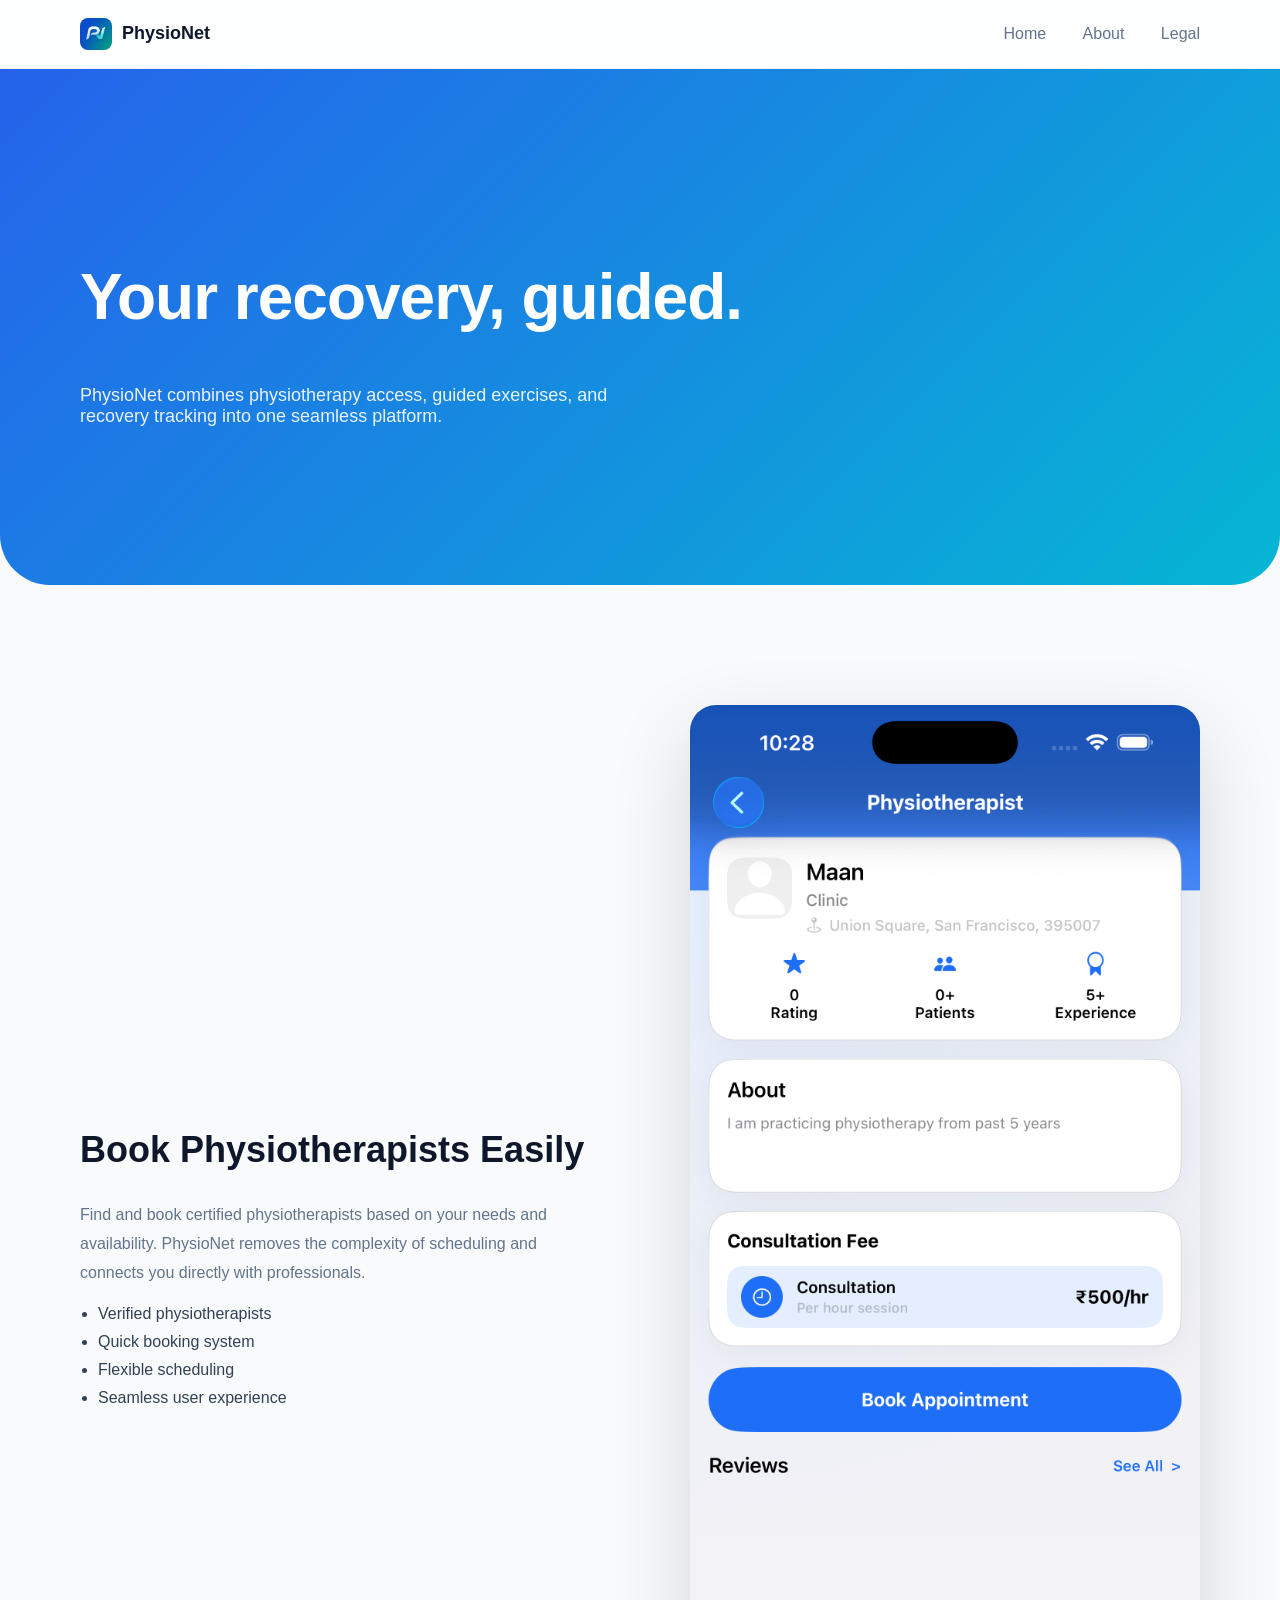
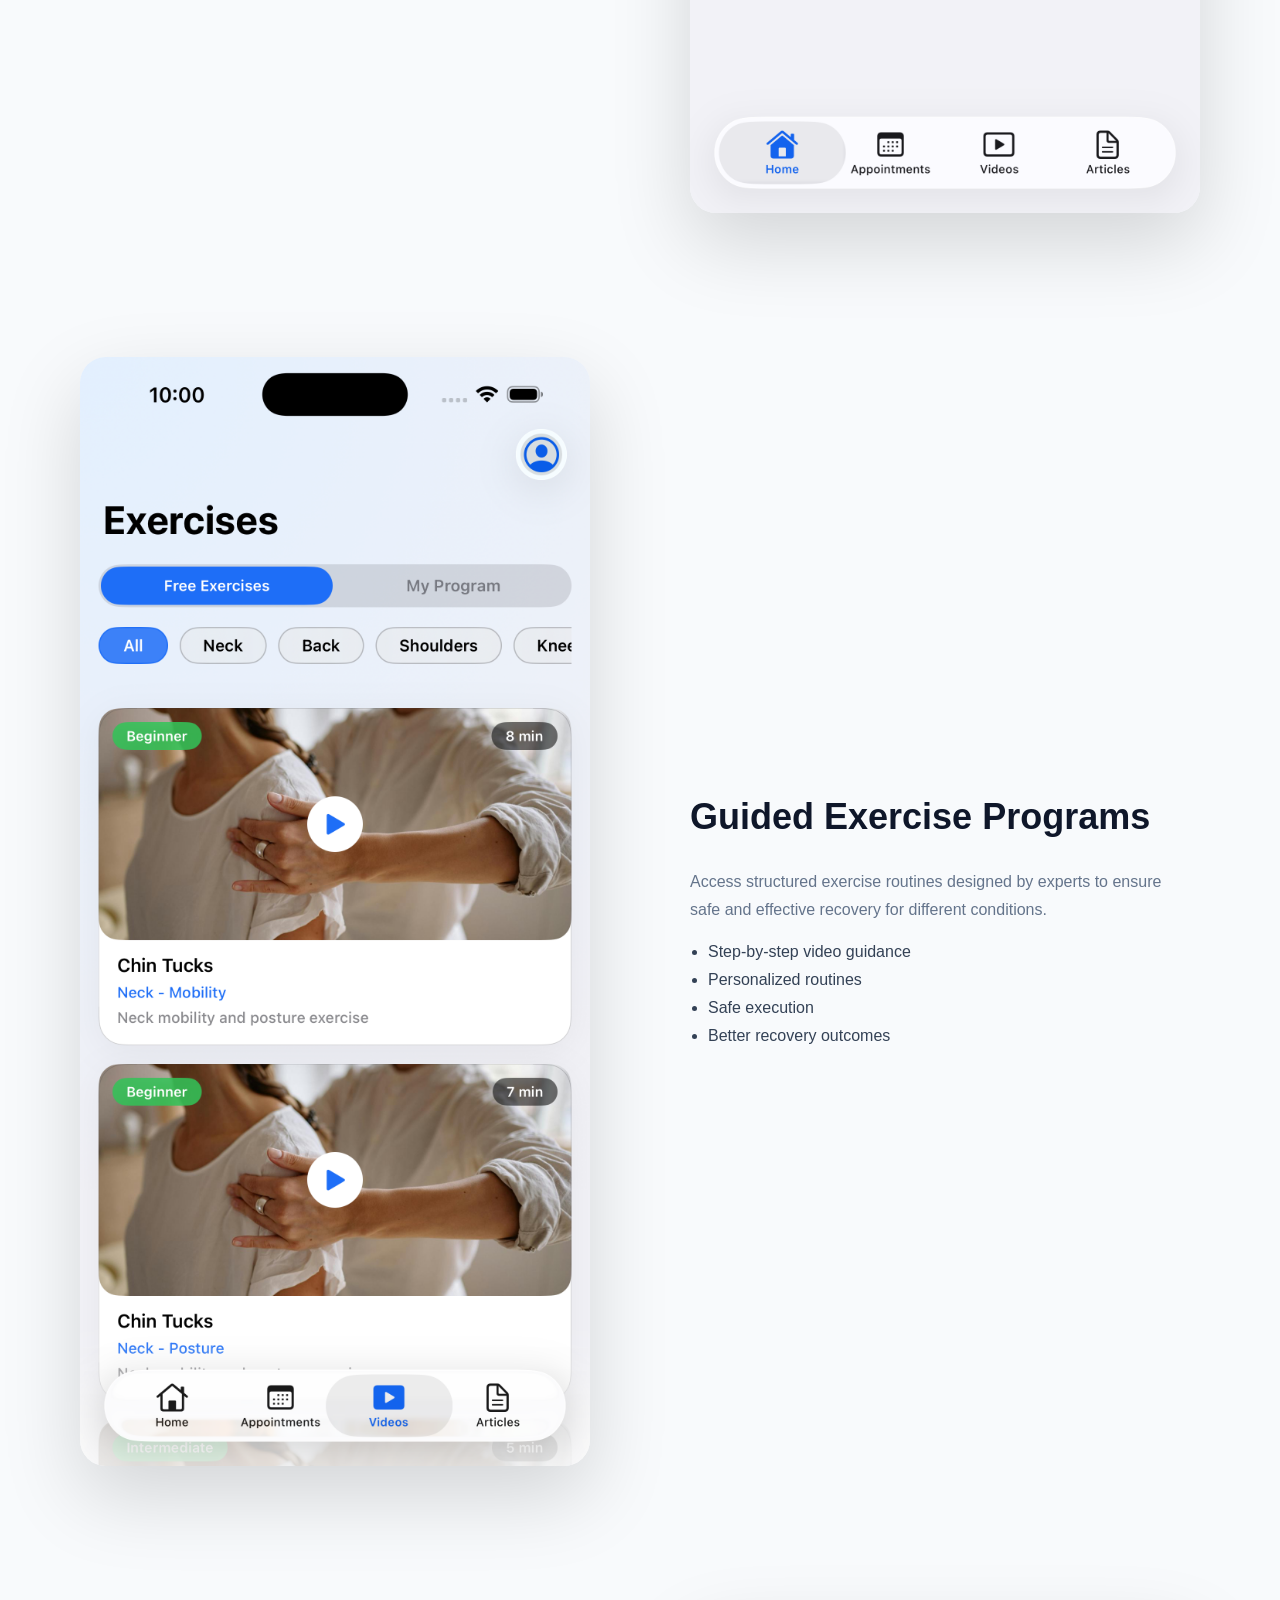
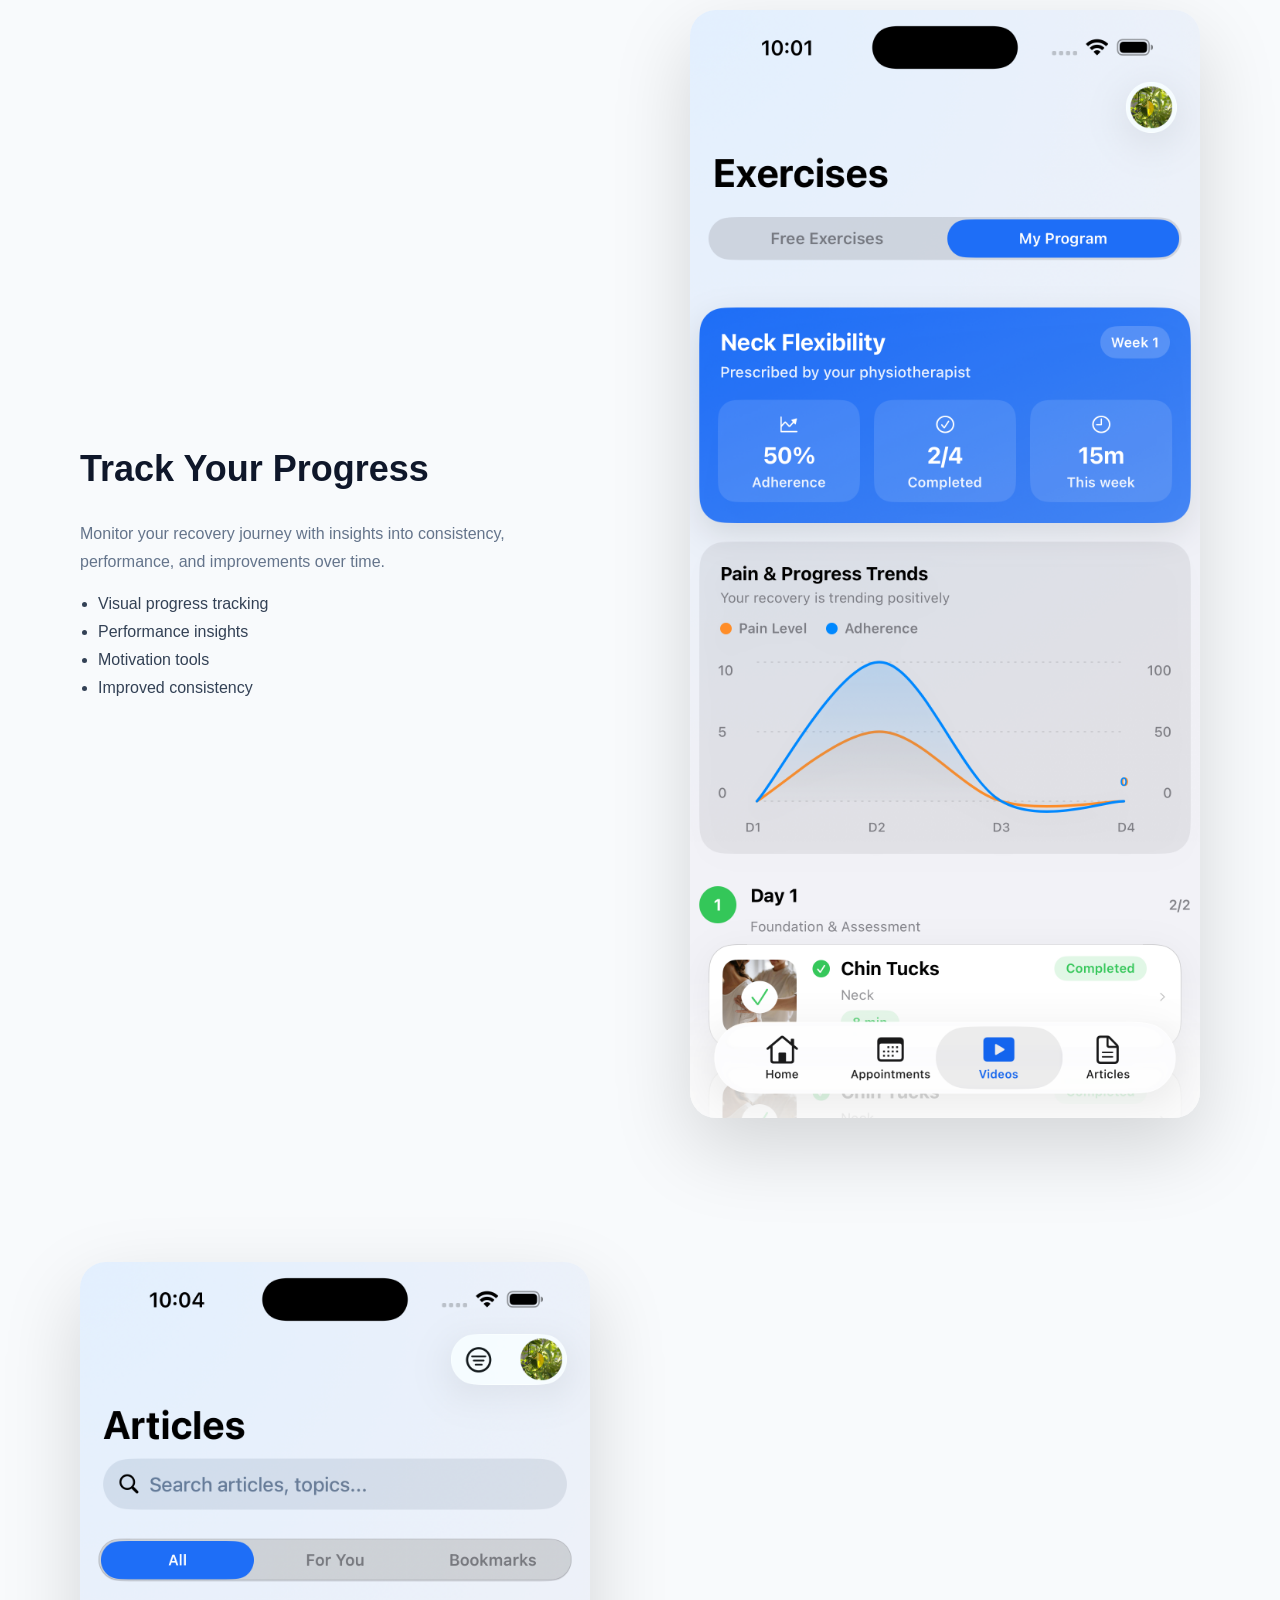
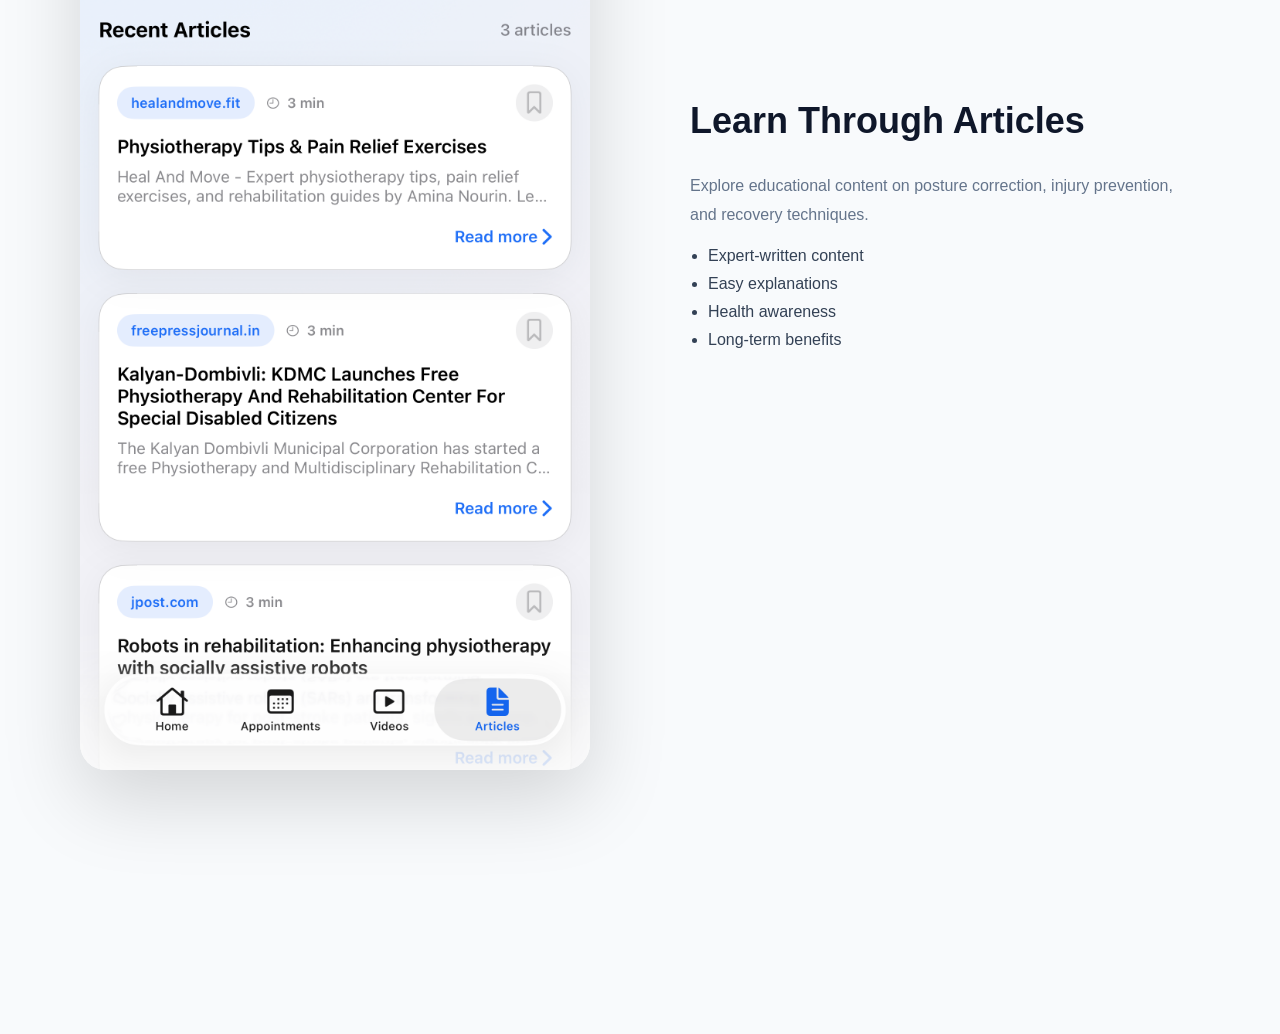
<file: index.html>
<!DOCTYPE html>
<html>
<head>
<meta charset="UTF-8">
<link rel="stylesheet" href="style.css">
<title>PhysioNet</title>
</head>

<body>

<header>
  <div class="logo">
    <img src="assets/AppIcon.jpg">
    PhysioNet
  </div>

  <div class="nav">
    <a href="index.html">Home</a>
    <a href="about.html">About</a>
    <a href="legal.html">Legal</a>
  </div>
</header>

<section class="hero">
  <h1>Your recovery, guided.</h1>
  <p>
    PhysioNet combines physiotherapy access, guided exercises,
    and recovery tracking into one seamless platform.
  </p>
</section>

<section class="section">

<!-- FEATURE 1 -->
<div class="feature-block">

<div class="feature-text">
<h2>Book Physiotherapists Easily</h2>
<p>
Find and book certified physiotherapists based on your needs and availability.
PhysioNet removes the complexity of scheduling and connects you directly with professionals.
</p>

<ul>
<li>Verified physiotherapists</li>
<li>Quick booking system</li>
<li>Flexible scheduling</li>
<li>Seamless user experience</li>
</ul>
</div>

<div class="feature-img">
<img src="assets/BookAppointment.png">
</div>

</div>

<!-- FEATURE 2 -->
<div class="feature-block">

<div class="feature-img">
<img src="assets/Exercise.png">
</div>

<div class="feature-text">
<h2>Guided Exercise Programs</h2>
<p>
Access structured exercise routines designed by experts to ensure safe
and effective recovery for different conditions.
</p>

<ul>
<li>Step-by-step video guidance</li>
<li>Personalized routines</li>
<li>Safe execution</li>
<li>Better recovery outcomes</li>
</ul>
</div>

</div>

<!-- FEATURE 3 -->
<div class="feature-block">

<div class="feature-text">
<h2>Track Your Progress</h2>
<p>
Monitor your recovery journey with insights into consistency,
performance, and improvements over time.
</p>

<ul>
<li>Visual progress tracking</li>
<li>Performance insights</li>
<li>Motivation tools</li>
<li>Improved consistency</li>
</ul>
</div>

<div class="feature-img">
<img src="assets/ProgressTracker.png">
</div>

</div>

<!-- FEATURE 4 -->
<div class="feature-block">

<div class="feature-img">
<img src="assets/Articles.png">
</div>

<div class="feature-text">
<h2>Learn Through Articles</h2>
<p>
Explore educational content on posture correction, injury prevention,
and recovery techniques.
</p>

<ul>
<li>Expert-written content</li>
<li>Easy explanations</li>
<li>Health awareness</li>
<li>Long-term benefits</li>
</ul>
</div>

</div>

</section>

</body>
</html>
</file>
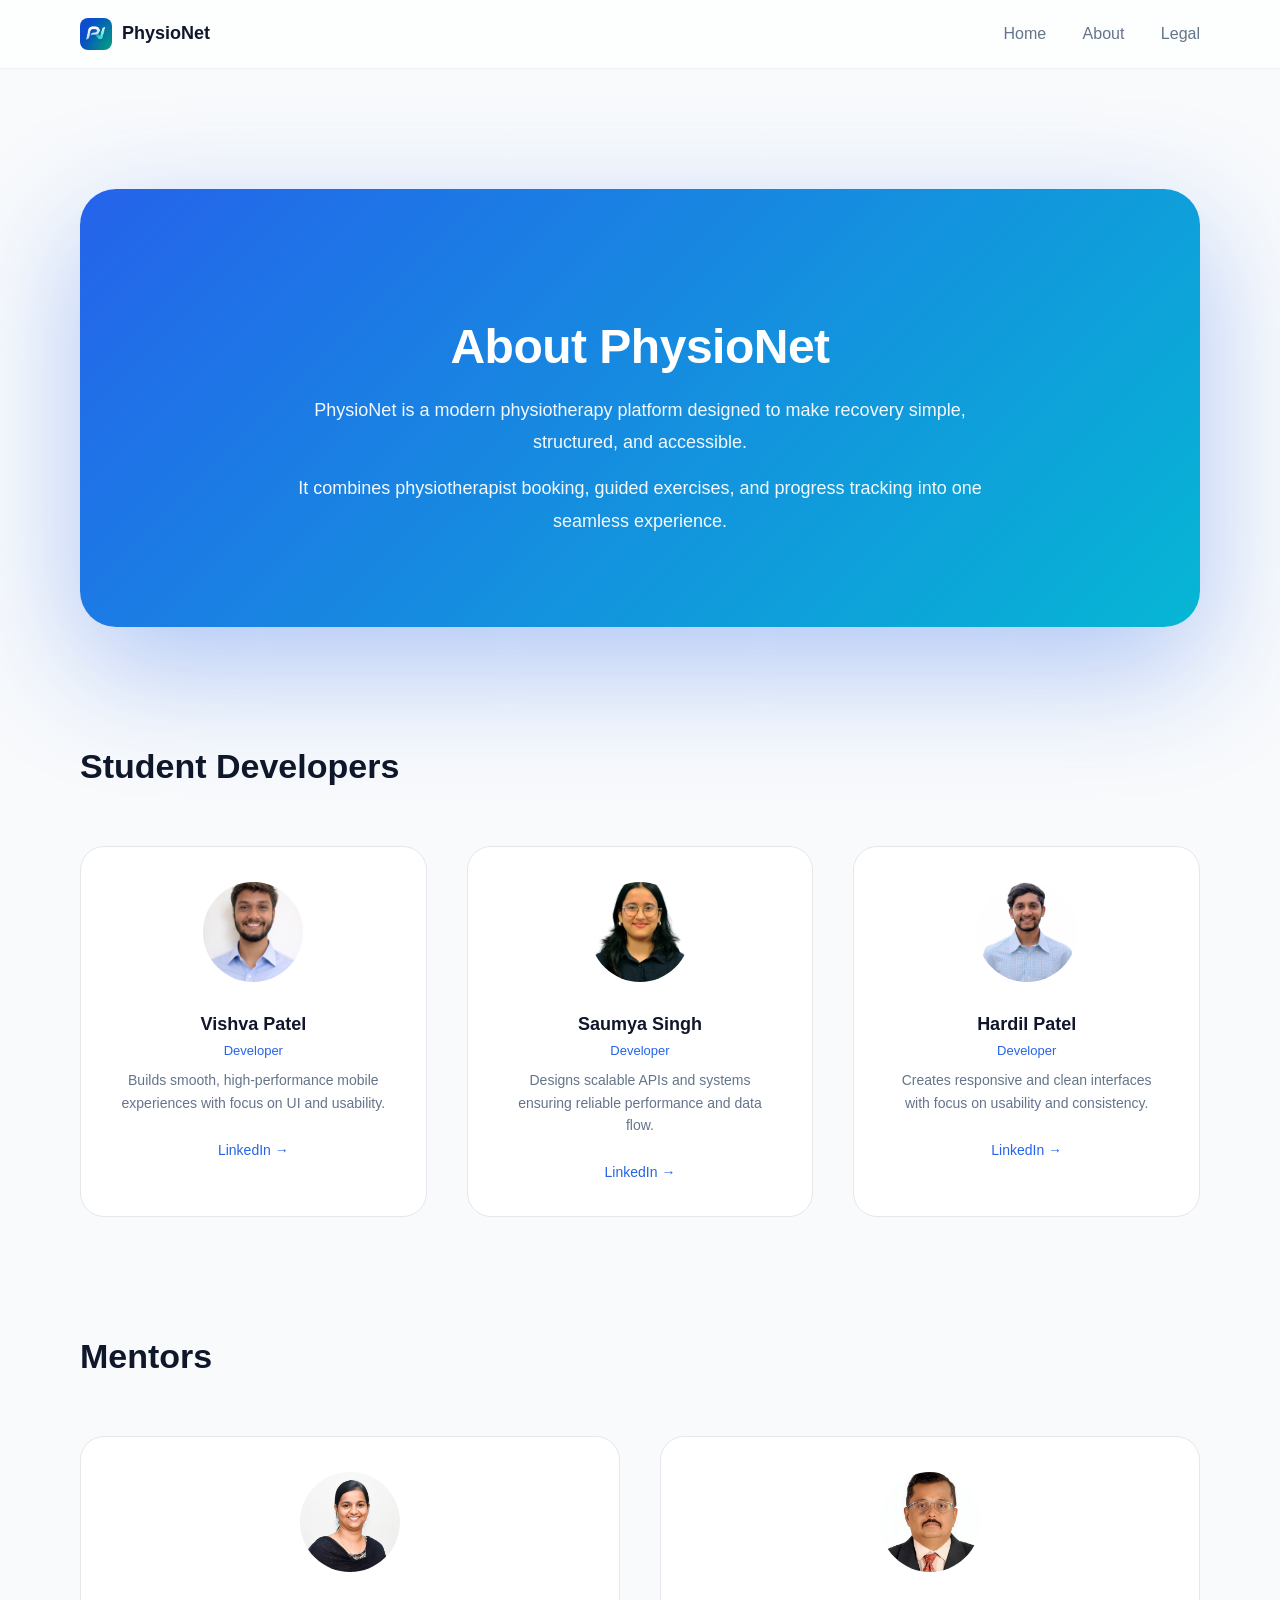
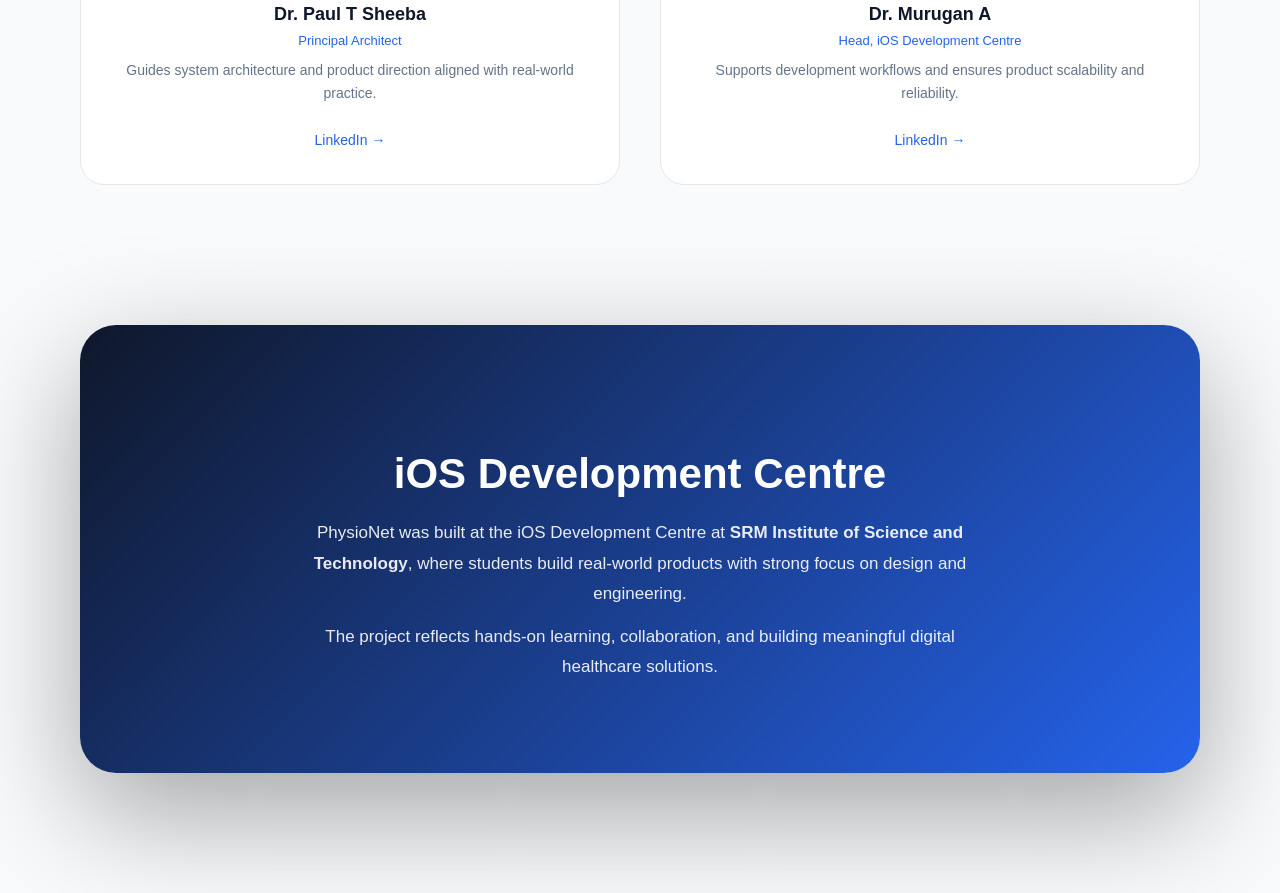
<file: about.html>
<!DOCTYPE html>
<html>
<head>
<meta charset="UTF-8">
<link rel="stylesheet" href="style.css">
<title>About - PhysioNet</title>
</head>

<body>

<header>
  <div class="logo">
    <img src="assets/AppIcon.jpg">
    PhysioNet
  </div>

  <div class="nav">
    <a href="index.html">Home</a>
    <a href="about.html" class="active">About</a>
    <a href="legal.html">Legal</a>
  </div>
</header>

<section class="section">

<!-- 🔵 ABOUT (FULL WIDTH + CLEAN) -->
<div class="about-box full">
  <h2>About PhysioNet</h2>

  <p>
    PhysioNet is a modern physiotherapy platform designed to make recovery
    simple, structured, and accessible.
  </p>

  <p>
    It combines physiotherapist booking, guided exercises, and progress tracking
    into one seamless experience.
  </p>
</div>

<!-- 👨‍💻 DEVELOPERS -->
<h2 class="section-title">Student Developers</h2>

<div class="team">

  <div class="member">
    <img src="assets/Developer1.jpg">
    <h4>Vishva Patel</h4>
    <span class="role">Developer</span>
    <p>
      Builds smooth, high-performance mobile experiences with focus on UI and usability.
    </p>
    <a href="https://www.linkedin.com/in/vishva-patel-7526b8373" target="_blank">
      LinkedIn →
    </a>
  </div>

  <div class="member">
    <img src="assets/Dev2.jpg">
    <h4>Saumya Singh</h4>
    <span class="role">Developer</span>
    <p>
      Designs scalable APIs and systems ensuring reliable performance and data flow.
    </p>
    <a href="https://www.linkedin.com/in/saumya-singh-b35523221" target="_blank">
      LinkedIn →
    </a>
  </div>

  <div class="member">
    <img src="assets/Developer3.jpg">
    <h4>Hardil Patel</h4>
    <span class="role">Developer</span>
    <p>
      Creates responsive and clean interfaces with focus on usability and consistency.
    </p>
    <a href="https://www.linkedin.com/in/hardil-patel-a8ab1a292" target="_blank">
      LinkedIn →
    </a>
  </div>

</div>

<!-- 👨‍🏫 MENTORS -->
<h2 class="section-title">Mentors</h2>

<div class="team">

  <div class="member">
    <img src="assets/mentor1.jpg">
    <h4>Dr. Paul T Sheeba</h4>
    <span class="role">Principal Architect</span>
    <p>
      Guides system architecture and product direction aligned with real-world practice.
    </p>
    <a href="https://www.linkedin.com/in/dr-paul-t-sheeba-a1907275" target="_blank">
      LinkedIn →
    </a>
  </div>

  <div class="member">
    <img src="assets/mentor2.jpg">
    <h4>Dr. Murugan A</h4>
    <span class="role">Head, iOS Development Centre</span>
    <p>
      Supports development workflows and ensures product scalability and reliability.
    </p>
    <a href="https://www.linkedin.com/in/murugan-ambigapathy-60185513" target="_blank">
      LinkedIn →
    </a>
  </div>

</div>

<!-- 🎓 iOS CENTRE (NOW LAST + FULL WIDTH) -->
<div class="ios-box full">
  <h2>iOS Development Centre</h2>

  <p>
    PhysioNet was built at the iOS Development Centre at 
    <b>SRM Institute of Science and Technology</b>, where students build
    real-world products with strong focus on design and engineering.
  </p>

  <p>
    The project reflects hands-on learning, collaboration, and building
    meaningful digital healthcare solutions.
  </p>
</div>

</section>

</body>
</html>
</file>
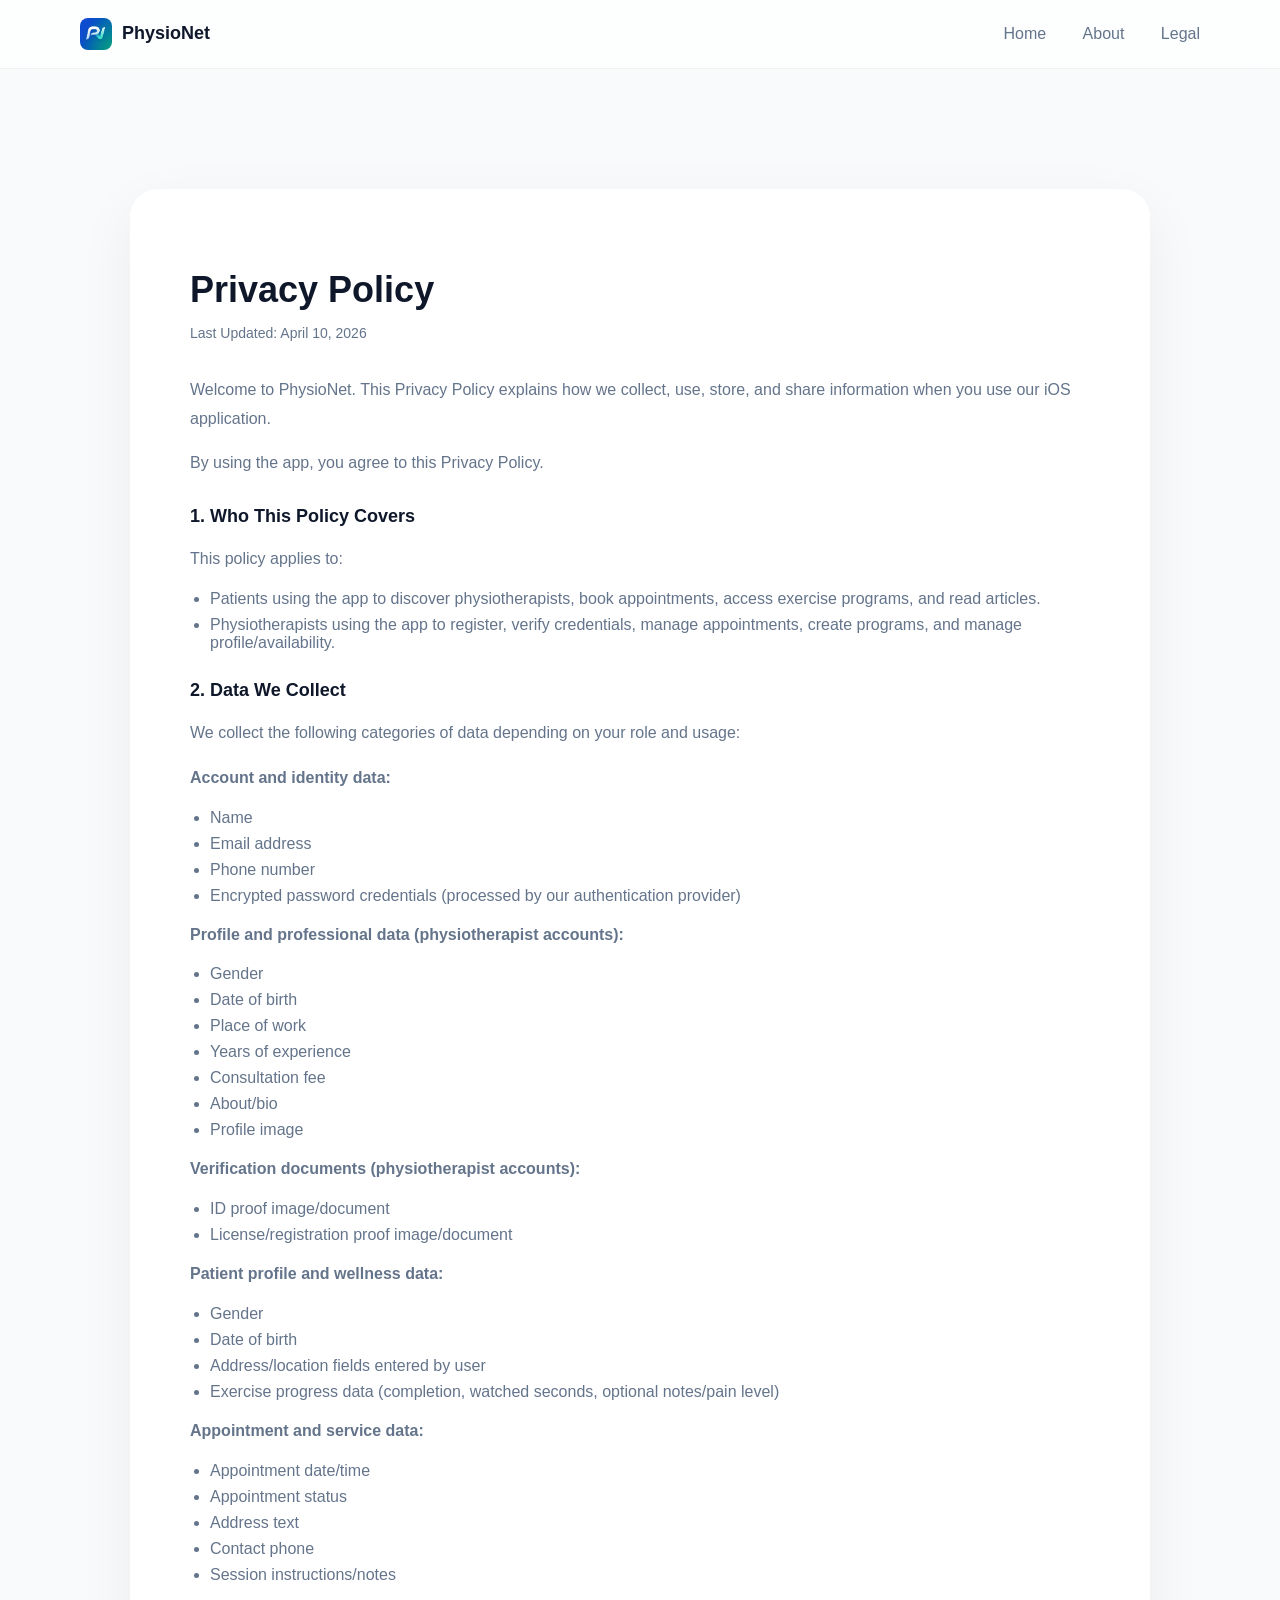
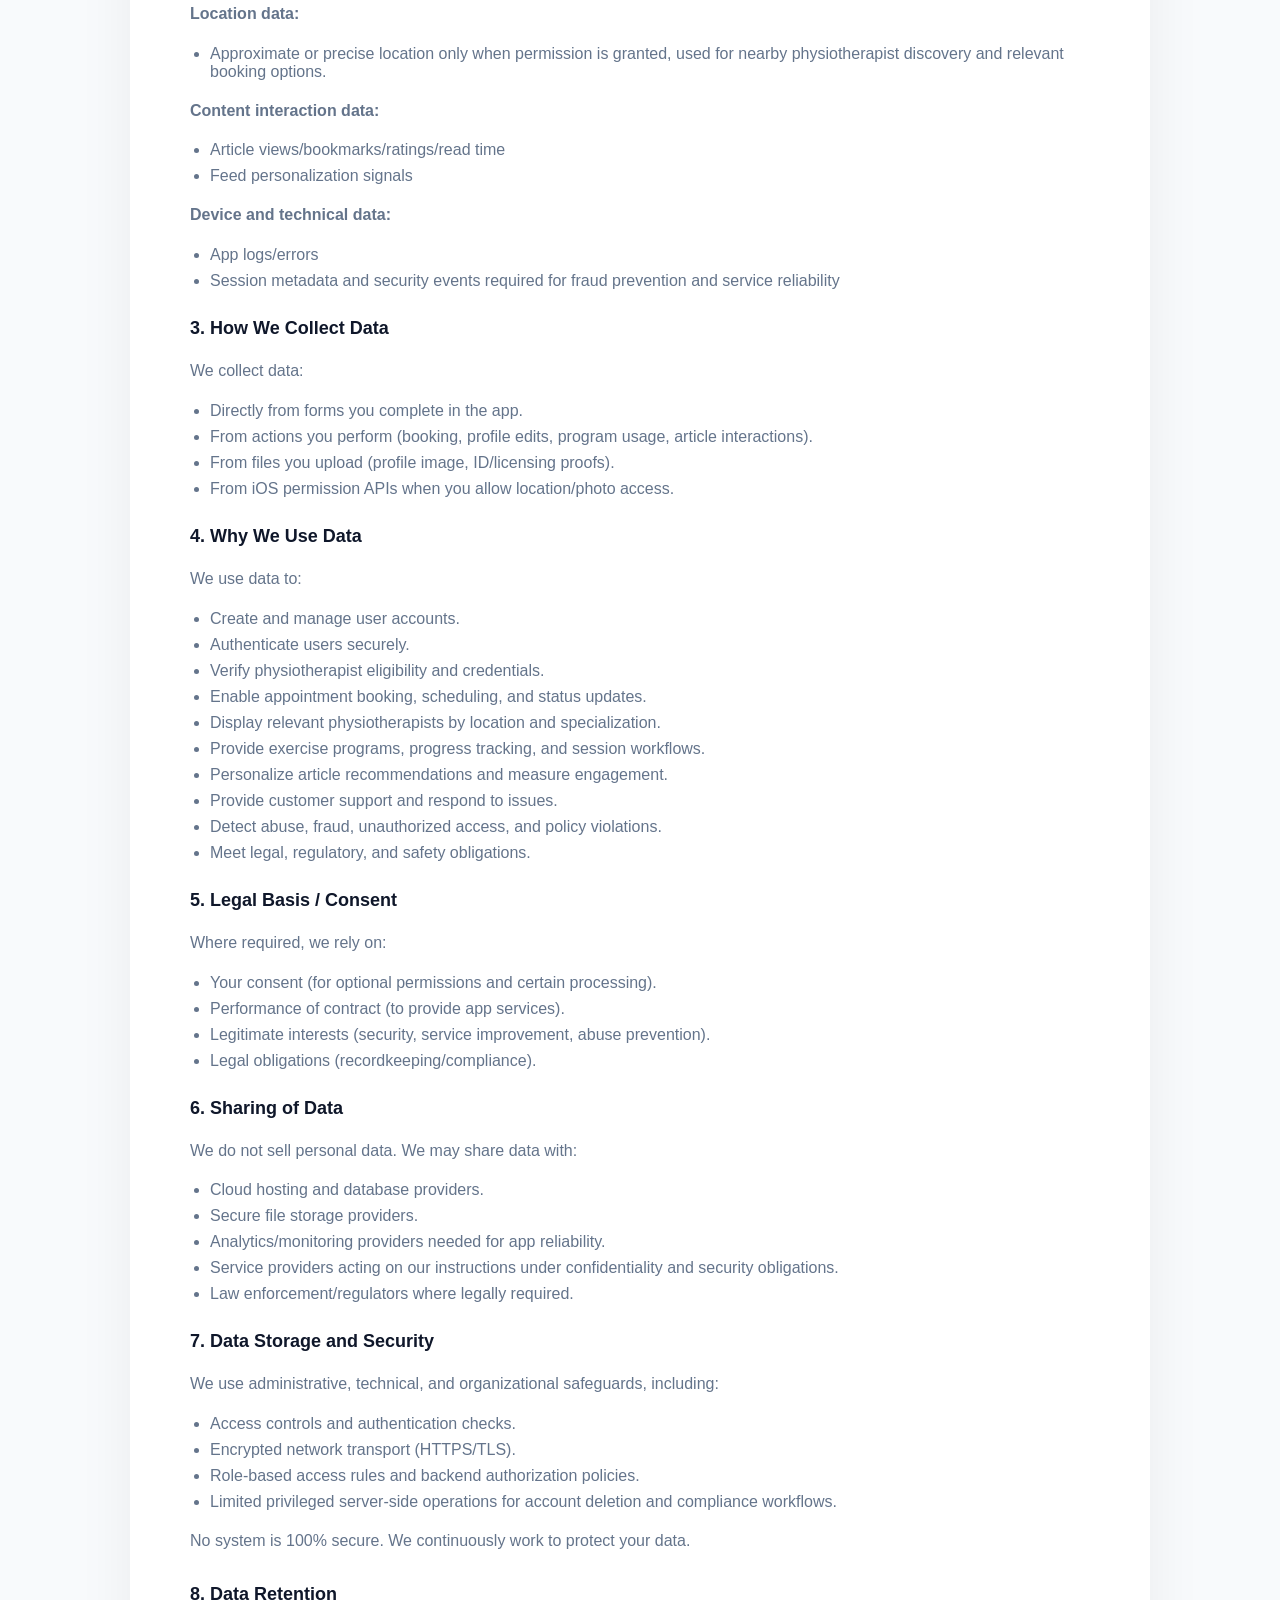
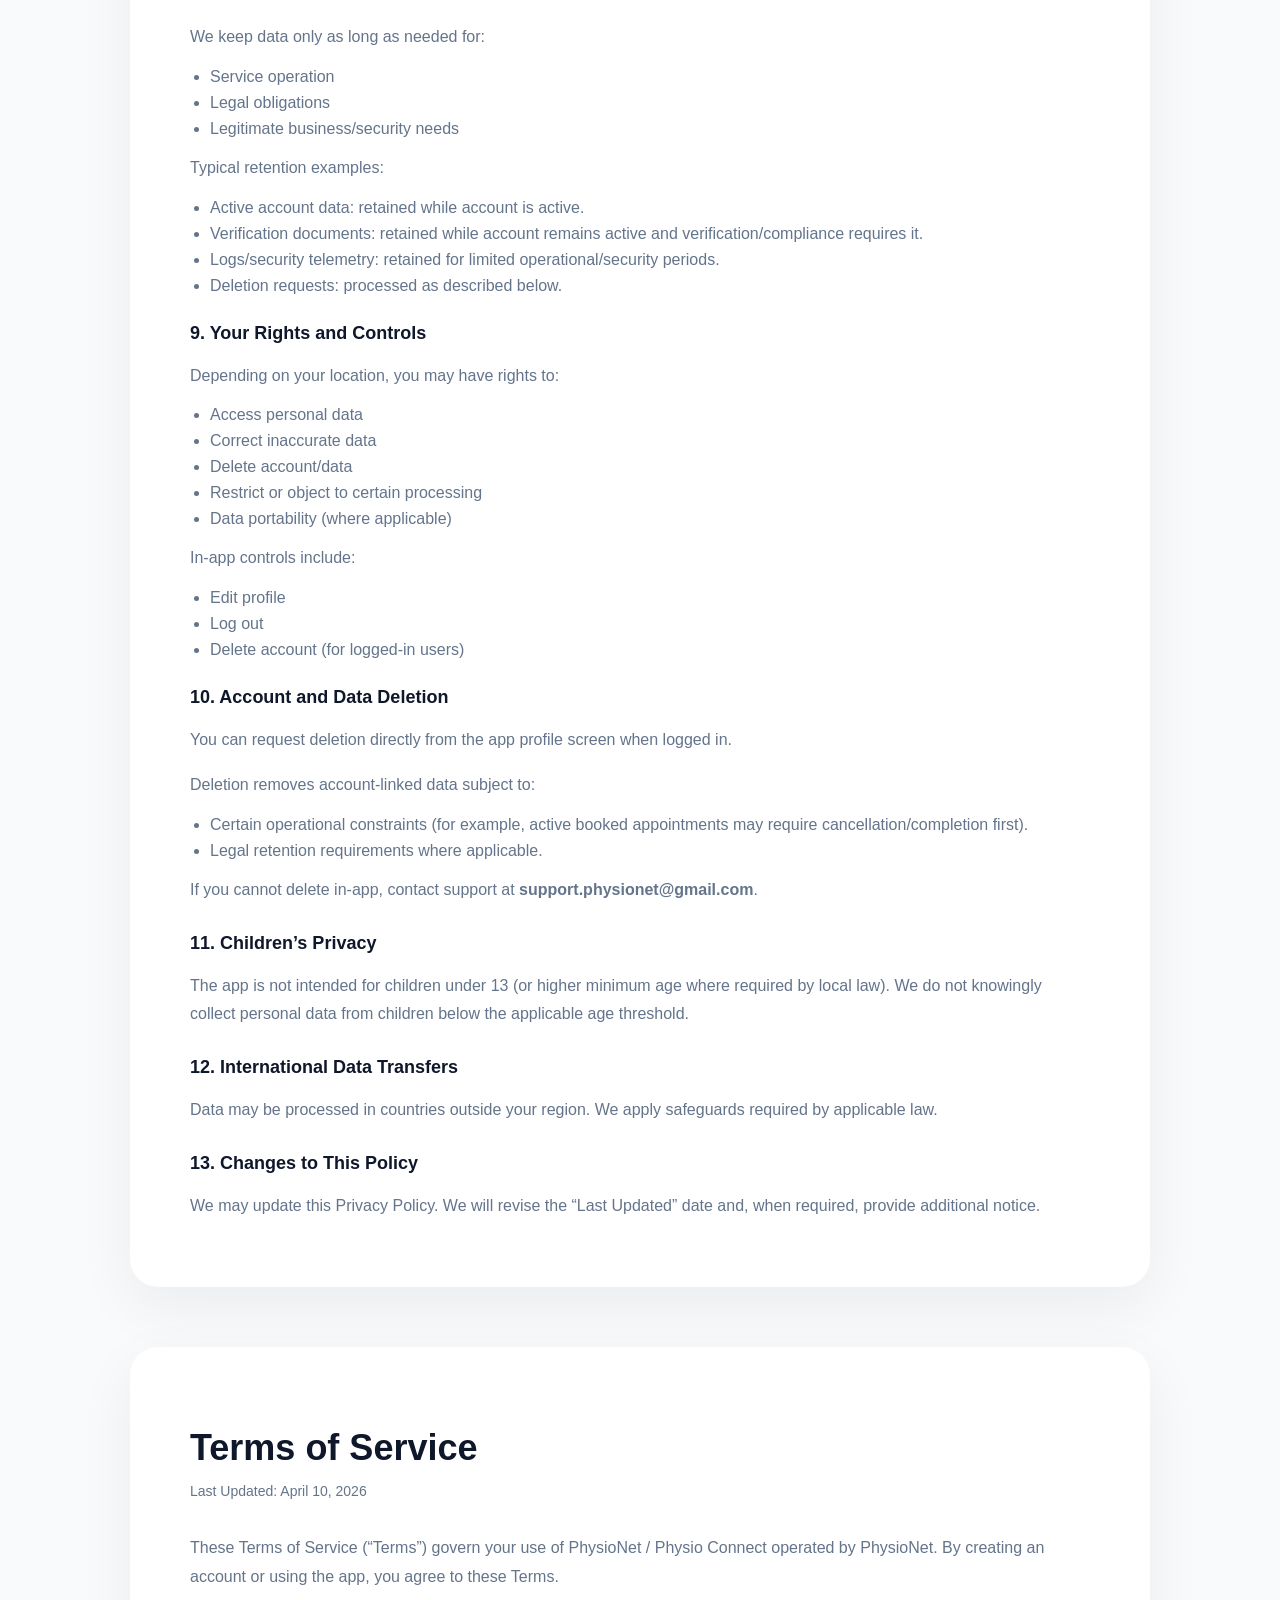
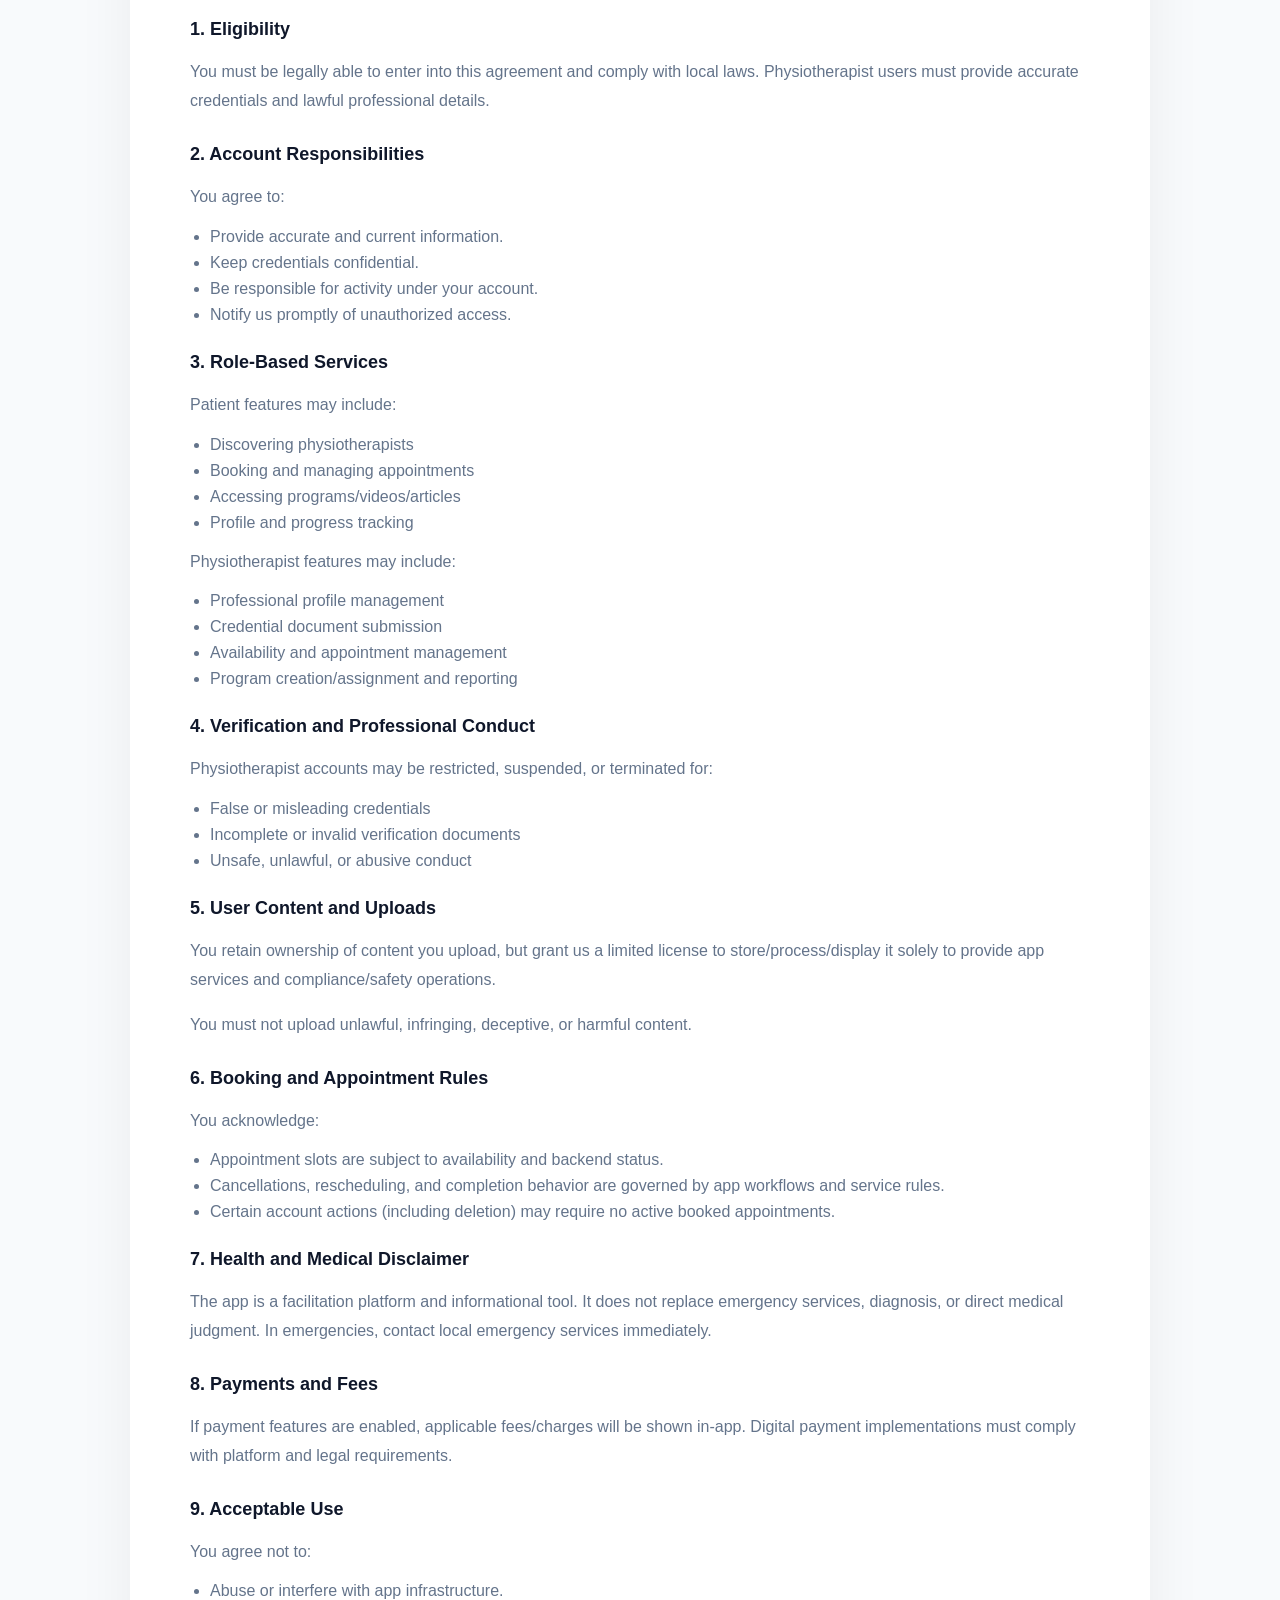
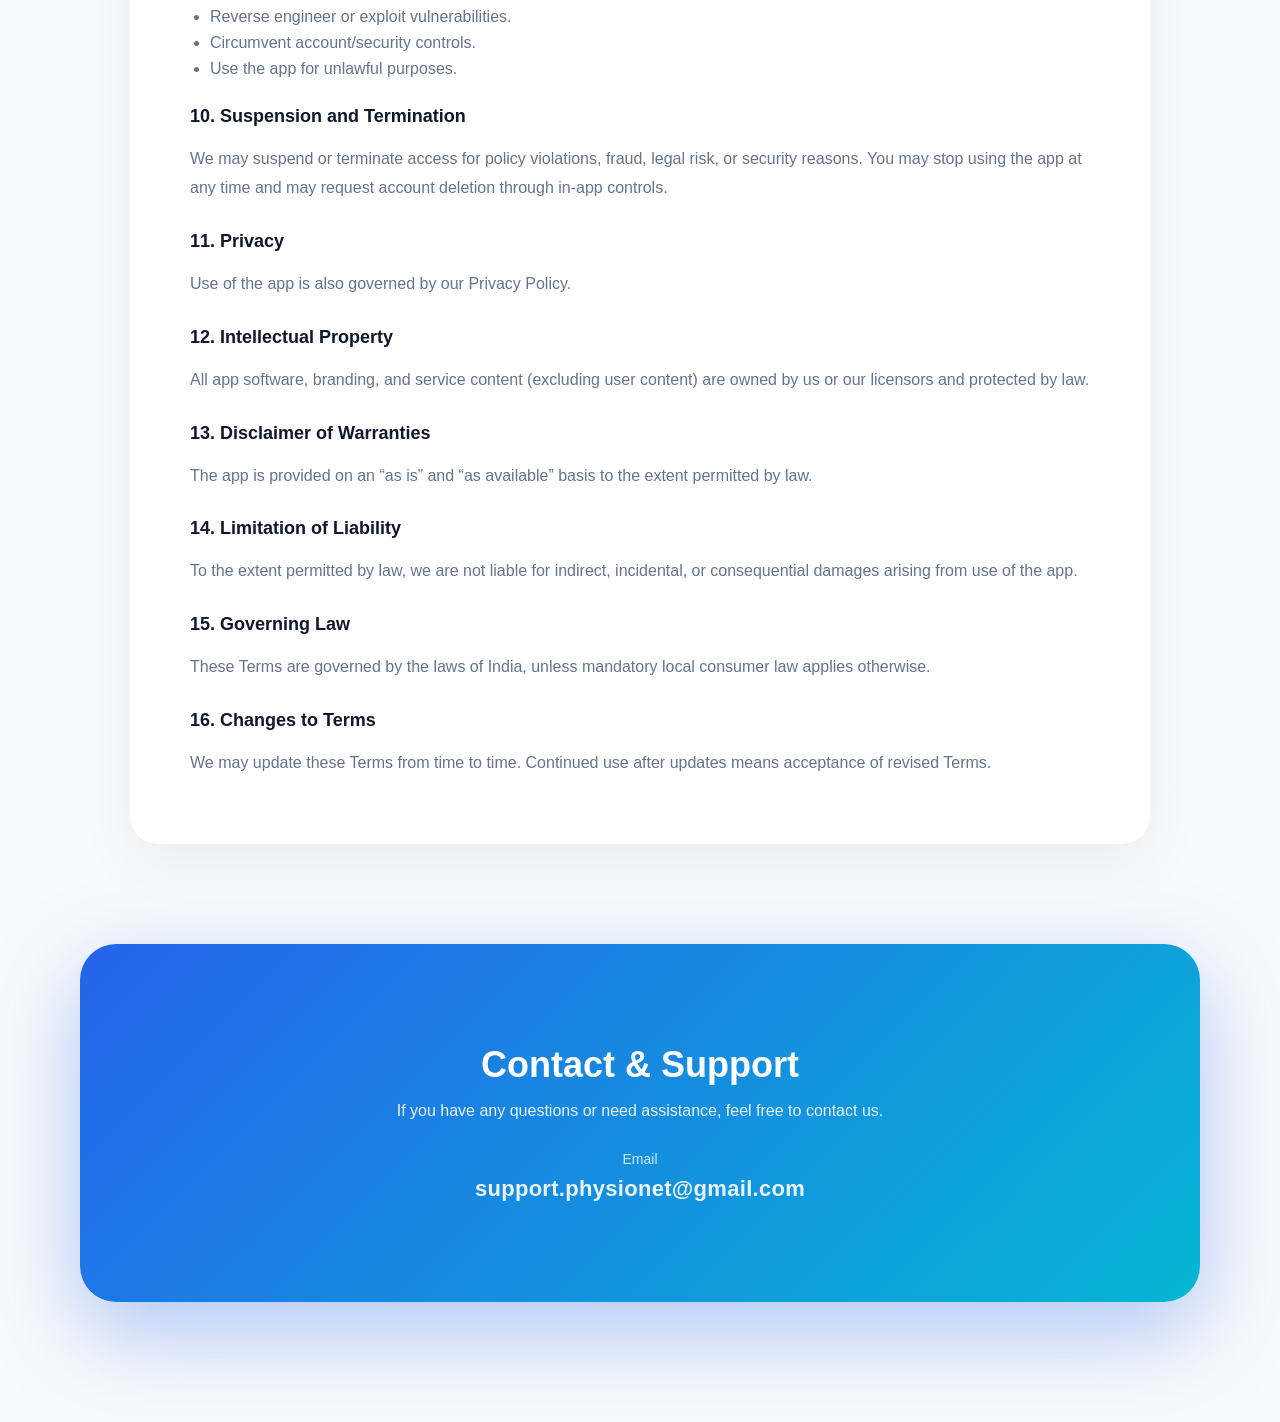
<file: legal.html>
<!DOCTYPE html>
<html>
<head>
  <meta charset="UTF-8" />
  <meta name="viewport" content="width=device-width, initial-scale=1.0" />
  <link rel="stylesheet" href="style.css" />
  <title>Legal - PhysioNet</title>
</head>

<body>

<header>
  <div class="logo">
    <img src="assets/AppIcon.jpg" alt="PhysioNet Logo" />
    PhysioNet
  </div>

  <div class="nav">
    <a href="index.html">Home</a>
    <a href="about.html">About</a>
    <a href="legal.html" class="active">Legal</a>
  </div>
</header>

<section class="section">

  <!-- PRIVACY POLICY -->
  <div class="legal-card">

    <h1>Privacy Policy</h1>
    <p class="legal-sub">Last Updated: April 10, 2026</p>

    <p>
      Welcome to PhysioNet. This Privacy Policy explains how we collect, use, store, and share information when you use our iOS application.
    </p>
    <p>By using the app, you agree to this Privacy Policy.</p>

    <h3>1. Who This Policy Covers</h3>
    <p>This policy applies to:</p>
    <ul>
      <li>Patients using the app to discover physiotherapists, book appointments, access exercise programs, and read articles.</li>
      <li>Physiotherapists using the app to register, verify credentials, manage appointments, create programs, and manage profile/availability.</li>
    </ul>

    <h3>2. Data We Collect</h3>
    <p>We collect the following categories of data depending on your role and usage:</p>

    <p><b>Account and identity data:</b></p>
    <ul>
      <li>Name</li>
      <li>Email address</li>
      <li>Phone number</li>
      <li>Encrypted password credentials (processed by our authentication provider)</li>
    </ul>

    <p><b>Profile and professional data (physiotherapist accounts):</b></p>
    <ul>
      <li>Gender</li>
      <li>Date of birth</li>
      <li>Place of work</li>
      <li>Years of experience</li>
      <li>Consultation fee</li>
      <li>About/bio</li>
      <li>Profile image</li>
    </ul>

    <p><b>Verification documents (physiotherapist accounts):</b></p>
    <ul>
      <li>ID proof image/document</li>
      <li>License/registration proof image/document</li>
    </ul>

    <p><b>Patient profile and wellness data:</b></p>
    <ul>
      <li>Gender</li>
      <li>Date of birth</li>
      <li>Address/location fields entered by user</li>
      <li>Exercise progress data (completion, watched seconds, optional notes/pain level)</li>
    </ul>

    <p><b>Appointment and service data:</b></p>
    <ul>
      <li>Appointment date/time</li>
      <li>Appointment status</li>
      <li>Address text</li>
      <li>Contact phone</li>
      <li>Session instructions/notes</li>
    </ul>

    <p><b>Location data:</b></p>
    <ul>
      <li>Approximate or precise location only when permission is granted, used for nearby physiotherapist discovery and relevant booking options.</li>
    </ul>

    <p><b>Content interaction data:</b></p>
    <ul>
      <li>Article views/bookmarks/ratings/read time</li>
      <li>Feed personalization signals</li>
    </ul>

    <p><b>Device and technical data:</b></p>
    <ul>
      <li>App logs/errors</li>
      <li>Session metadata and security events required for fraud prevention and service reliability</li>
    </ul>

    <h3>3. How We Collect Data</h3>
    <p>We collect data:</p>
    <ul>
      <li>Directly from forms you complete in the app.</li>
      <li>From actions you perform (booking, profile edits, program usage, article interactions).</li>
      <li>From files you upload (profile image, ID/licensing proofs).</li>
      <li>From iOS permission APIs when you allow location/photo access.</li>
    </ul>

    <h3>4. Why We Use Data</h3>
    <p>We use data to:</p>
    <ul>
      <li>Create and manage user accounts.</li>
      <li>Authenticate users securely.</li>
      <li>Verify physiotherapist eligibility and credentials.</li>
      <li>Enable appointment booking, scheduling, and status updates.</li>
      <li>Display relevant physiotherapists by location and specialization.</li>
      <li>Provide exercise programs, progress tracking, and session workflows.</li>
      <li>Personalize article recommendations and measure engagement.</li>
      <li>Provide customer support and respond to issues.</li>
      <li>Detect abuse, fraud, unauthorized access, and policy violations.</li>
      <li>Meet legal, regulatory, and safety obligations.</li>
    </ul>

    <h3>5. Legal Basis / Consent</h3>
    <p>Where required, we rely on:</p>
    <ul>
      <li>Your consent (for optional permissions and certain processing).</li>
      <li>Performance of contract (to provide app services).</li>
      <li>Legitimate interests (security, service improvement, abuse prevention).</li>
      <li>Legal obligations (recordkeeping/compliance).</li>
    </ul>

    <h3>6. Sharing of Data</h3>
    <p>We do not sell personal data. We may share data with:</p>
    <ul>
      <li>Cloud hosting and database providers.</li>
      <li>Secure file storage providers.</li>
      <li>Analytics/monitoring providers needed for app reliability.</li>
      <li>Service providers acting on our instructions under confidentiality and security obligations.</li>
      <li>Law enforcement/regulators where legally required.</li>
    </ul>

    <h3>7. Data Storage and Security</h3>
    <p>We use administrative, technical, and organizational safeguards, including:</p>
    <ul>
      <li>Access controls and authentication checks.</li>
      <li>Encrypted network transport (HTTPS/TLS).</li>
      <li>Role-based access rules and backend authorization policies.</li>
      <li>Limited privileged server-side operations for account deletion and compliance workflows.</li>
    </ul>
    <p>No system is 100% secure. We continuously work to protect your data.</p>

    <h3>8. Data Retention</h3>
    <p>We keep data only as long as needed for:</p>
    <ul>
      <li>Service operation</li>
      <li>Legal obligations</li>
      <li>Legitimate business/security needs</li>
    </ul>
    <p>Typical retention examples:</p>
    <ul>
      <li>Active account data: retained while account is active.</li>
      <li>Verification documents: retained while account remains active and verification/compliance requires it.</li>
      <li>Logs/security telemetry: retained for limited operational/security periods.</li>
      <li>Deletion requests: processed as described below.</li>
    </ul>

    <h3>9. Your Rights and Controls</h3>
    <p>Depending on your location, you may have rights to:</p>
    <ul>
      <li>Access personal data</li>
      <li>Correct inaccurate data</li>
      <li>Delete account/data</li>
      <li>Restrict or object to certain processing</li>
      <li>Data portability (where applicable)</li>
    </ul>
    <p>In-app controls include:</p>
    <ul>
      <li>Edit profile</li>
      <li>Log out</li>
      <li>Delete account (for logged-in users)</li>
    </ul>

    <h3>10. Account and Data Deletion</h3>
    <p>You can request deletion directly from the app profile screen when logged in.</p>
    <p>Deletion removes account-linked data subject to:</p>
    <ul>
      <li>Certain operational constraints (for example, active booked appointments may require cancellation/completion first).</li>
      <li>Legal retention requirements where applicable.</li>
    </ul>
    <p>If you cannot delete in-app, contact support at <b>support.physionet@gmail.com</b>.</p>

    <h3>11. Children’s Privacy</h3>
    <p>
      The app is not intended for children under 13 (or higher minimum age where required by local law).
      We do not knowingly collect personal data from children below the applicable age threshold.
    </p>

    <h3>12. International Data Transfers</h3>
    <p>
      Data may be processed in countries outside your region. We apply safeguards required by applicable law.
    </p>

    <h3>13. Changes to This Policy</h3>
    <p>
      We may update this Privacy Policy. We will revise the “Last Updated” date and, when required, provide additional notice.
    </p>

  </div>

  <!-- TERMS OF SERVICE -->
  <div class="legal-card">

    <h1>Terms of Service</h1>
    <p class="legal-sub">Last Updated: April 10, 2026</p>

    <p>
      These Terms of Service (“Terms”) govern your use of PhysioNet / Physio Connect operated by PhysioNet.
      By creating an account or using the app, you agree to these Terms.
    </p>

    <h3>1. Eligibility</h3>
    <p>
      You must be legally able to enter into this agreement and comply with local laws.
      Physiotherapist users must provide accurate credentials and lawful professional details.
    </p>

    <h3>2. Account Responsibilities</h3>
    <p>You agree to:</p>
    <ul>
      <li>Provide accurate and current information.</li>
      <li>Keep credentials confidential.</li>
      <li>Be responsible for activity under your account.</li>
      <li>Notify us promptly of unauthorized access.</li>
    </ul>

    <h3>3. Role-Based Services</h3>
    <p>Patient features may include:</p>
    <ul>
      <li>Discovering physiotherapists</li>
      <li>Booking and managing appointments</li>
      <li>Accessing programs/videos/articles</li>
      <li>Profile and progress tracking</li>
    </ul>

    <p>Physiotherapist features may include:</p>
    <ul>
      <li>Professional profile management</li>
      <li>Credential document submission</li>
      <li>Availability and appointment management</li>
      <li>Program creation/assignment and reporting</li>
    </ul>

    <h3>4. Verification and Professional Conduct</h3>
    <p>Physiotherapist accounts may be restricted, suspended, or terminated for:</p>
    <ul>
      <li>False or misleading credentials</li>
      <li>Incomplete or invalid verification documents</li>
      <li>Unsafe, unlawful, or abusive conduct</li>
    </ul>

    <h3>5. User Content and Uploads</h3>
    <p>
      You retain ownership of content you upload, but grant us a limited license to store/process/display it solely to provide app services and compliance/safety operations.
    </p>
    <p>
      You must not upload unlawful, infringing, deceptive, or harmful content.
    </p>

    <h3>6. Booking and Appointment Rules</h3>
    <p>You acknowledge:</p>
    <ul>
      <li>Appointment slots are subject to availability and backend status.</li>
      <li>Cancellations, rescheduling, and completion behavior are governed by app workflows and service rules.</li>
      <li>Certain account actions (including deletion) may require no active booked appointments.</li>
    </ul>

    <h3>7. Health and Medical Disclaimer</h3>
    <p>
      The app is a facilitation platform and informational tool.
      It does not replace emergency services, diagnosis, or direct medical judgment.
      In emergencies, contact local emergency services immediately.
    </p>

    <h3>8. Payments and Fees</h3>
    <p>
      If payment features are enabled, applicable fees/charges will be shown in-app.
      Digital payment implementations must comply with platform and legal requirements.
    </p>

    <h3>9. Acceptable Use</h3>
    <p>You agree not to:</p>
    <ul>
      <li>Abuse or interfere with app infrastructure.</li>
      <li>Reverse engineer or exploit vulnerabilities.</li>
      <li>Circumvent account/security controls.</li>
      <li>Use the app for unlawful purposes.</li>
    </ul>

    <h3>10. Suspension and Termination</h3>
    <p>
      We may suspend or terminate access for policy violations, fraud, legal risk, or security reasons.
      You may stop using the app at any time and may request account deletion through in-app controls.
    </p>

    <h3>11. Privacy</h3>
    <p>Use of the app is also governed by our Privacy Policy.</p>

    <h3>12. Intellectual Property</h3>
    <p>
      All app software, branding, and service content (excluding user content) are owned by us or our licensors and protected by law.
    </p>

    <h3>13. Disclaimer of Warranties</h3>
    <p>
      The app is provided on an “as is” and “as available” basis to the extent permitted by law.
    </p>

    <h3>14. Limitation of Liability</h3>
    <p>
      To the extent permitted by law, we are not liable for indirect, incidental, or consequential damages arising from use of the app.
    </p>

    <h3>15. Governing Law</h3>
    <p>
      These Terms are governed by the laws of India, unless mandatory local consumer law applies otherwise.
    </p>

    <h3>16. Changes to Terms</h3>
    <p>
      We may update these Terms from time to time. Continued use after updates means acceptance of revised Terms.
    </p>

  </div>

  <!-- CONTACT -->
  <div class="contact-card">
    <h2>Contact & Support</h2>
    <p>If you have any questions or need assistance, feel free to contact us.</p>
    <div class="contact-email">
      <span>Email</span>
      <p>support.physionet@gmail.com</p>
    </div>
  </div>

</section>

</body>
</html>
</file>
<file: style.css>
:root {
  --blue:#2563eb;
  --cyan:#06b6d4;
  --text:#0f172a;
  --muted:#64748b;
  --bg:#f8fafc;
}

/* BASE */
body {
  margin:0;
  font-family:-apple-system, BlinkMacSystemFont, "Segoe UI", sans-serif;
  background:var(--bg);
  color:var(--text);
  -webkit-font-smoothing:antialiased;
}

/* NAVBAR */
header {
  position:sticky;
  top:0;
  display:flex;
  justify-content:space-between;
  align-items:center;
  padding:18px 80px;
  background:rgba(255,255,255,0.7);
  backdrop-filter:blur(12px);
  border-bottom:1px solid rgba(0,0,0,0.05);
  z-index:100;
}

.logo {
  display:flex;
  align-items:center;
  gap:10px;
  font-weight:600;
  font-size:18px;
}

.logo img {
  width:32px;
  border-radius:8px;
}

.nav a {
  margin-left:32px;
  text-decoration:none;
  color:var(--muted);
  font-weight:500;
  transition:0.2s;
}

.nav a:hover {
  color:var(--blue);
}

/* HERO */
.hero {
  padding:140px 80px;
  background:linear-gradient(135deg,#2563eb,#06b6d4);
  color:white;
  border-bottom-left-radius:50px;
  border-bottom-right-radius:50px;
}

.hero h1 {
  font-size:64px;
  line-height:1.1;
  letter-spacing:-1px;
}

.hero p {
  margin-top:20px;
  max-width:600px;
  font-size:18px;
  opacity:0.9;
}

/* SECTION */
.section {
  padding:120px 80px;
}

/* FEATURE BLOCK */
.feature-block {
  display:grid;
  grid-template-columns:1fr 1fr;
  gap:100px;
  align-items:center;
  margin-bottom:140px;
}

.feature-text h2 {
  font-size:36px;
}

.feature-text p {
  color:var(--muted);
  line-height:1.8;
  font-size:16px;
  max-width:500px;
}

.feature-text ul {
  margin-top:18px;
  padding-left:18px;
}

.feature-text li {
  margin-bottom:10px;
  color:#334155;
}

/* IMAGE */
.feature-img img {
  width:100%;
  border-radius:26px;
  box-shadow:0 30px 80px rgba(0,0,0,0.15);
  transition:0.3s;
}

.feature-img img:hover {
  transform:scale(1.03);
}

/* 🔥 ABOUT CARD (CENTERED + BLUE HERO STYLE) */
.about-box {
  max-width:1100px;
  margin:0 auto 120px;
  padding:90px 60px;
  border-radius:36px;

  background:linear-gradient(135deg,#2563eb,#06b6d4);
  color:white;

  text-align:center;

  box-shadow:0 40px 120px rgba(37,99,235,0.35);
  transition:0.3s;
}

.about-box:hover {
  transform:translateY(-6px);
}

.about-box h2 {
  font-size:48px;
  margin-bottom:20px;
  letter-spacing:-0.5px;
}

.about-box p {
  font-size:18px;
  line-height:1.8;
  opacity:0.95;
  max-width:700px;
  margin:0 auto;
}

.about-box p + p {
  margin-top:14px;
}

/* SECTION TITLE */
.section-title {
  font-size:34px;
  margin:120px 0 60px;
  text-align:left;
}

/* TEAM GRID */
.team {
  display:grid;
  grid-template-columns:repeat(auto-fit,minmax(260px,1fr));
  gap:40px;
}

/* MEMBER CARD */
.member {
  background:white;
  padding:35px;
  border-radius:24px;
  text-align:center;
  transition:0.3s;
  border:1px solid #e5e7eb;
}

.member:hover {
  transform:translateY(-10px);
  box-shadow:0 25px 70px rgba(0,0,0,0.08);
}

/* IMAGE */
.member img {
  width:100px;
  height:100px;
  border-radius:50%;
  object-fit:cover;
  margin-bottom:18px;
}

/* NAME */
.member h4 {
  margin:10px 0 6px;
  font-size:18px;
}

/* ROLE */
.member span {
  font-size:13px;
  color:var(--blue);
  font-weight:500;
}

/* DESC */
.member p {
  font-size:14px;
  color:var(--muted);
  margin-top:10px;
  line-height:1.6;
}

/* LINK */
.member a {
  display:inline-block;
  margin-top:14px;
  font-size:14px;
  color:var(--blue);
  text-decoration:none;
  font-weight:500;
}

.member a:hover {
  text-decoration:underline;
}

/* 🔥 iOS SECTION (MATCHED + CENTERED + DARK PREMIUM) */
.ios-box {
  max-width:1100px;
  margin:140px auto 0;
  padding:90px 60px;
  border-radius:36px;

  background:linear-gradient(135deg,#0f172a,#2563eb);
  color:white;

  text-align:center;

  box-shadow:0 40px 120px rgba(0,0,0,0.35);
  transition:0.3s;
}

.ios-box:hover {
  transform:translateY(-6px);
}

.ios-box h2 {
  font-size:42px;
  margin-bottom:20px;
}

.ios-box p {
  font-size:17px;
  line-height:1.8;
  opacity:0.9;
  max-width:700px;
  margin:0 auto;
}

.ios-box p + p {
  margin-top:12px;
}

/* LEGAL */
.legal-box {
  margin-bottom:40px;
  background:white;
  padding:30px;
  border-radius:20px;
  box-shadow:0 10px 30px rgba(0,0,0,0.05);
}

.legal-box h2 {
  font-size:22px;
}

.legal-box p {
  color:var(--muted);
  line-height:1.8;
}

/* RESPONSIVE */
@media(max-width:900px) {

  header {
    padding:15px 20px;
  }

  .section {
    padding:70px 20px;
  }

  .hero {
    padding:100px 20px;
  }

  .hero h1 {
    font-size:42px;
  }

  .feature-block {
    grid-template-columns:1fr;
    gap:40px;
  }

  .about-box,
  .ios-box {
    padding:50px 25px;
  }

  .about-box h2,
  .ios-box h2 {
    font-size:32px;
  }
}

/* 🔥 LEGAL PAGE (APPLE STYLE CLEAN) */
.legal-card {
  max-width:900px;
  margin:0 auto 60px;
  padding:50px 60px;

  background:white;
  border-radius:28px;

  box-shadow:0 20px 60px rgba(0,0,0,0.06);
}

/* TITLE */
.legal-card h1 {
  font-size:36px;
  margin-bottom:10px;
}

/* SUBTEXT */
.legal-sub {
  color:var(--muted);
  margin-bottom:30px;
  font-size:14px;
}

/* SECTION HEADINGS */
.legal-card h3 {
  margin-top:28px;
  font-size:18px;
}

/* PARAGRAPH */
.legal-card p {
  color:var(--muted);
  line-height:1.8;
  margin-top:6px;
}

/* LEGAL LIST */
.legal-card ul {
  margin-top:10px;
  padding-left:20px;
}

.legal-card li {
  margin-bottom:8px;
  color:var(--muted);
}

/* 🔥 CONTACT CARD (CLEAN SINGLE ITEM) */
.contact-card {
  max-width:1000px;
  margin:100px auto 0;
  padding:70px 60px;

  border-radius:36px;

  background:linear-gradient(135deg,#2563eb,#06b6d4);
  color:white;

  text-align:center;

  box-shadow:0 30px 90px rgba(37,99,235,0.35);
}

.contact-card h2 {
  font-size:36px;
  margin-bottom:12px;
}

.contact-card p {
  opacity:0.9;
  margin-bottom:30px;
  font-size:16px;
}

/* EMAIL BLOCK */
.contact-email span {
  font-size:14px;
  opacity:0.8;
}

.contact-email p {
  margin-top:8px;
  font-size:22px;
  font-weight:600;
  letter-spacing:0.3px;
}

/* GRID */
.contact-grid {
  display:flex;
  justify-content:space-between;
  gap:30px;
  margin-top:20px;
}

.contact-grid div {
  flex:1;
}

.contact-grid span {
  font-size:13px;
  opacity:0.8;
}

.contact-grid p {
  margin-top:5px;
  font-weight:600;
}
</file>
